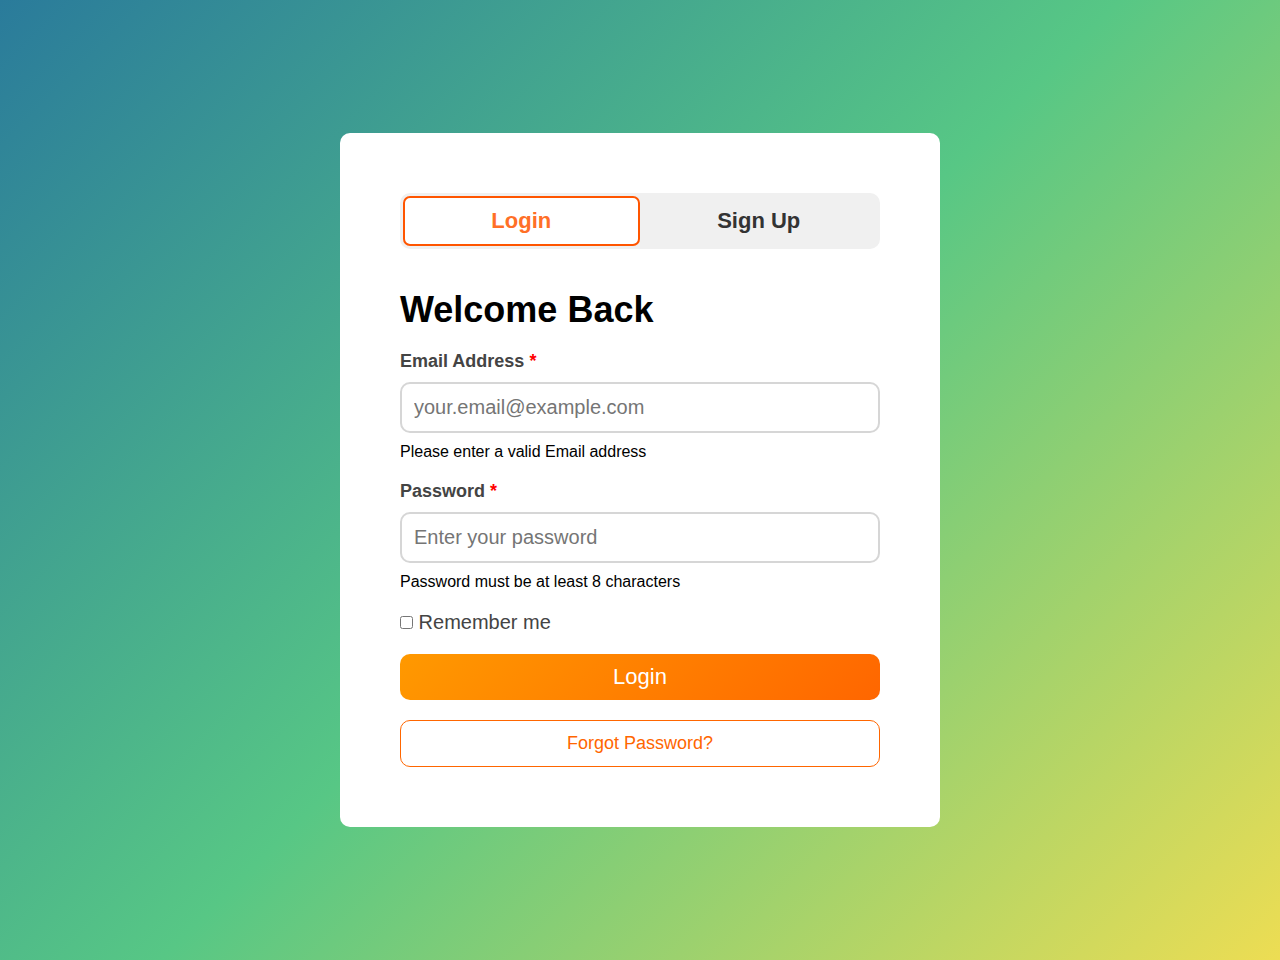
<file: LoginSignupForm/index.html>
<!DOCTYPE html>
<html lang="en">
  <head>
    <meta charset="UTF-8" />
    <meta name="viewport" content="width=device-width, initial-scale=1.0" />
    <link rel="stylesheet" href="style.css" />
    <title>Login and Sign-Up</title>
  </head>
  <body>
    <main>
      <section class="auth-container">
        <div class="auth-select">
          <div id="displayLogin" class="auth-option">Login</div>
          <div id="displaySignup" class="auth-option">Sign Up</div>
        </div>
        <!-- Login Section -->
        <section id="loginSection" class="container">
          <div class="content">
            <h2>Welcome Back</h2>
            <form class="form-content">
              <div class="input-sections">
                <label>Email Address&nbsp;</label>
                <input
                  type="email"
                  placeholder="your.email@example.com"
                  required
                />
                <div class="error">Please enter a valid Email address</div>
              </div>

              <div class="input-sections">
                <label>Password&nbsp;</label>
                <input
                  type="password"
                  placeholder="Enter your password"
                  minlength="8"
                  required
                />
                <div class="error">Password must be at least 8 characters</div>
              </div>

              <div class="input-checkbox">
                <input type="checkbox" />
                <label>Remember me</label>
              </div>

              <button class="submit-button">Login</button>

              <a href="#" class="forgot-pass">Forgot Password?</a>
            </form>
          </div>
        </section>
        <!-- SignUp section -->
        <section id="signupSection" class="container">
          <div class="content">
            <h2>Create Account</h2>
            <form class="form-content">
              <div class="input-sections">
                <label>Full Name&nbsp;</label>
                <input type="text" placeholder="John Doe" required />
                <div class="error">Username is required</div>
              </div>

              <div class="input-sections">
                <label>Email Address&nbsp;</label>
                <input
                  type="email"
                  placeholder="your.email@example.com"
                  required
                />
                <div class="error">Please enter a valid Email address</div>
              </div>

              <div class="input-sections">
                <label>Password&nbsp;</label>
                <input
                  type="password"
                  placeholder="Create a strong password"
                  required
                  minlength="8"
                />
                <div class="error">
                  Password must meet the requirements below
                </div>
              </div>

              <div class="password-rules">
                <h3>Password must contain</h3>
                <ul class="rule-list">
                  <li>At least 8 characters</li>
                  <li>One uppercase letter</li>
                  <li>One lowercase letter</li>
                  <li>One number</li>
                </ul>
              </div>
              <div class="input-checkbox">
                <input type="checkbox" />
                <label>I agree to the <a href="#">Terms & Conditions</a></label>
              </div>
              <button class="submit-button">Create Account</button>
            </form>
          </div>
        </section>
      </section>
    </main>
    <script src="script.js"></script>
  </body>
</html>
</file>
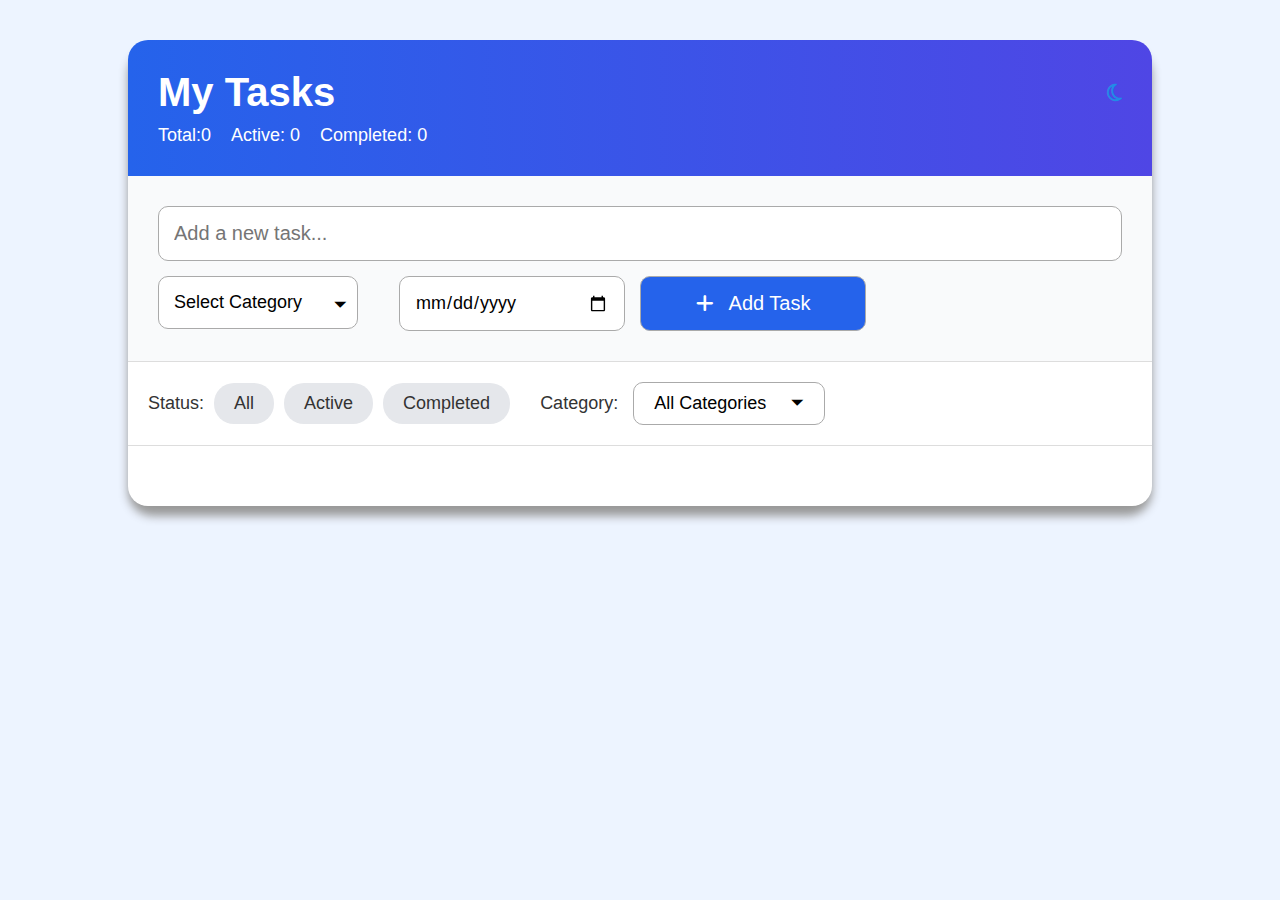
<file: TodoList/index.html>
<!DOCTYPE html>
<html lang="en">
  <head>
    <meta charset="UTF-8" />
    <meta name="viewport" content="width=device-width, initial-scale=1.0" />
    <title>ToDo List</title>
    <link rel="stylesheet" href="style.css" />
    <link
      rel="stylesheet"
      href="https://cdnjs.cloudflare.com/ajax/libs/font-awesome/6.5.0/css/all.min.css"
    />
  </head>
  <body>
    <main>
      <!-- Title and Dark mode -->
      <header>
        <div class="main-header">
          <div class="header-title">
            <h2>My Tasks</h2>
            <i
              id="themeIcon"
              onclick="toggleTheme()"
              class="fa-regular fa-moon"
            ></i>
          </div>
          <div class="task-stats">
            <div>Total:<span id="totalCount">0</span></div>
            <div>Active: <span id="activeCount">0</span></div>
            <div>Completed: <span id="completedCount">0</span></div>
          </div>
        </div>
      </header>

      <!-- Add Task Section -->
      <section>
        <div class="add-task">
          <input
            id="tastInput"
            class="task-input"
            type="text"
            placeholder="Add a new task..."
          />
          <div class="add-category">
            <button id="categoryDropButton" class="category-drop-button">
              Select Category
            </button>
            <div id="addDropContent" class="add-drop-content">
              <a href="#" data-value="">Select Category</a>
              <a href="#" data-value="work">Work</a>
              <a href="#" data-value="personal">Personal</a>
              <a href="#" data-value="shopping">Shopping</a>
              <a href="#" data-value="health">Health</a>
              <a href="#" data-value="others">Others</a>
            </div>
          </div>
          <input id="datePicker" type="date" class="date-picker" />
          <button id="addButton" class="add-button">Add Task</button>
        </div>
      </section>

      <!-- Filters -->
      <section>
        <div class="filter-section">
          <div class="status-filter">
            <div>Status:</div>
            <span id="allFilter">All</span>
            <span id="activeFilter">Active</span>
            <span id="completedFilter">Completed</span>
          </div>
          <div class="category-filter">
            <span>Category: &nbsp;&nbsp;</span>
            <div class="category-filter-dropdown">
              <button id="categoryFilterButton" class="category-filter-button">
                All Categories
              </button>
              <div id="categoryFilterContent" class="category-filter-content">
                <a href="#" data-value="">All Categories</a>
                <a href="#" data-value="work">Work</a>
                <a href="#" data-value="personal">Personal</a>
                <a href="#" data-value="shopping">Shopping</a>
                <a href="#" data-value="health">Health</a>
                <a href="#" data-value="others">Others</a>
              </div>
            </div>
          </div>
        </div>
      </section>

      <!-- Task Items -->
      <section>
        <div class="task-section">
          <ul id="taskList" class="task-list"></ul>
        </div>
      </section>
    </main>

    <!-- JS -->
    <script src="script.js"></script>
  </body>
</html>
</file>
<file: LoginSignupForm/style.css>
* {
  padding: 0;
  margin: 0;
  box-sizing: border-box;
  font-family: -apple-system, BlinkMacSystemFont, "Segoe UI", Roboto, Oxygen,
    Ubuntu, sans-serif;
}

body {
  background: linear-gradient(
    135deg,
    rgba(42, 123, 155, 1) 0%,
    rgba(87, 199, 133, 1) 50%,
    rgba(237, 221, 83, 1) 100%
  );
  min-height: 100vh;
  margin: 30px auto;

  display: flex;
  align-items: center;
  justify-content: center;
}

/* Container Styles */

.auth-container {
  width: 100%;
  background-color: #fff;
  border-radius: 10px;
  padding: 60px;
  min-width: 600px;
}

.auth-select {
  width: 100%;
  background-color: #f0f0f0;
  padding: 5px;
  border: none;
  border-radius: 10px;

  display: flex;
  align-items: center;
  justify-content: space-between;
  gap: 5px;
}

.auth-option {
  flex: 1;
  font-size: 22px;
  font-weight: 700;
  padding: 10px;
  color: #333;
  border-radius: 5px;
  text-align: center;
}

.auth-option:hover {
  cursor: pointer;
}

.auth-option.active {
  background-color: #fff;
  border: none;

  outline: 2px solid #ff5500;
  color: #ff6f27;
}

/* Login Sign Up container common styles */

.container {
  width: 100%;
}

.container.hidden {
  display: none;
}

.content {
  width: 100%;
}

.content h2 {
  font-size: 36px;
  margin: 40px 0 20px 0;
}

.form-content {
  display: flex;
  flex-direction: column;
  gap: 20px;
}

.form-content .input-sections {
  display: flex;
  flex-direction: column;
  gap: 10px;
}

.form-content .input-sections label {
  font-size: 18px;
  font-weight: 600;
  color: #444;
}

.form-content .input-sections label::after {
  content: "*";
  color: red;
}

.form-content .input-sections input {
  padding: 12px;
  font-size: 20px;
  border: 2px solid #d6d6d6;
  border-radius: 10px;
}

.form-content .input-sections input:focus {
  border: 2px solid #ff8f57;
  outline: none;
  box-shadow: 0 0 5px 2px #fac65e;
}

.form-content .input-checkbox {
  font-size: 20px;
  color: #444;
}

.form-content .input-checkbox input:hover {
  cursor: pointer;
}

.form-content .submit-button {
  width: 100%;
  padding: 10px;
  font-size: 22px;
  font-weight: 500;
  border-radius: 10px;
  color: #fff;
  background: linear-gradient(135deg, #ff9900 0%, #ff6600 100%);
  border: none;
}

.form-content .submit-button:hover {
  cursor: pointer;
}

.form-content .forgot-pass {
  font-size: 18px;
  font-weight: 500;
  color: #ff6600;
  text-align: center;
  border: 1px solid #ff6600;
  border-radius: 10px;
  padding: 12px;
  text-decoration: none;
}

.form-content .forgot-pass:hover {
  cursor: pointer;
}

.form-content .password-rules {
  background-color: #f8f9fa;
  padding: 15px;
  border-radius: 10px;
}

.form-content .password-rules h3 {
  color: #444;
  font-weight: 600;
}

.form-content .password-rules .rule-list {
  list-style-position: inside;
}

.form-content .password-rules .rule-list li {
  padding: 5px 0;
  color: #666;
}
</file>
<file: TodoList/style.css>
* {
  padding: 0;
  margin: 0;
  box-sizing: border-box;
  font-family: Arial, Helvetica, sans-serif;
}

/* Theme */

:root {
  --bg-color: #edf4ff;
  --bg-secondary: #fff;
  --bg-color-input: #fff;
  --bg-color-checked: #c9c9c9;
  --bg-secondary-button-hover: #e7f5ff;
  --bg-color-overlay: #000000bf;
  --border-color: #9999995d;
  --text-color: #333;
  --text-color-secondary: #333;
}

.dark-mode {
  --bg-color: #1a1b1e;
  --bg-secondary: #25262b;
  --bg-color-input: #2c2e33;
  --bg-color-checked: #c9c9c9;
  --bg-secondary-button-hover: #1a3958;
  --bg-color-overlay: #000000bf;
  --border-color: #25262b;
  --text-color: #c1c2c5;
  --text-color-secondary: #c7c5c5;
}

/*  Base background */

body {
  width: 100%;
  background-color: var(--bg-color);
  display: flex;
  justify-content: center;
  color: var(--text-color);
}

main {
  width: 80%;
  border-radius: 25px;
  box-shadow: 0 10px 10px 0 #999;
  margin: 40px auto;
}

/* Header section with dark mode button */

.main-header {
  background: linear-gradient(to right, #2563eb, #4f46e5);
  border-radius: 20px 20px 0 0;
  color: var(--bg-secondary);
  padding: 30px;

  display: flex;
  flex-direction: column;
  gap: 10px;
}

.header-title {
  display: flex;
  justify-content: space-between;
  align-items: center;
}

.header-title h2 {
  font-size: 40px;
  font-weight: 600;
}

.task-stats {
  display: flex;
  align-items: center;
  justify-content: flex-start;
  gap: 20px;
  font-size: 18px;
}

/* Add task section */

.add-task {
  background-color: #f9fafb;
  display: grid;
  grid-template-columns: repeat(auto-fit, minmax(200px, 1fr));
  padding: 30px;
  gap: 15px;
}

.task-input {
  padding: 15px;
  border-radius: 10px;
  border: 1px solid #aaa;
  font-size: 20px;
  grid-column: span 5;
}

.add-category {
  position: relative;
}

.category-drop-button {
  padding: 15px;
  border-radius: 10px;
  border: 1px solid #aaa;
  background-color: var(--bg-secondary);
  font-size: 18px;
  cursor: pointer;
  min-width: 200px;
  text-align: left;
  position: relative;
}

.category-drop-button::after {
  content: "\00a0\00a0\00a0\00a0\00a0\00a0 \1F783";
  position: absolute;
  right: 10px;
  bottom: 15px;
}

.add-drop-content {
  display: none;
  position: absolute;
  background-color: var(--bg-secondary);
  border: 1px solid #666;
  min-width: 200px;
  z-index: 1;
}

.add-drop-content a {
  display: block;
  padding: 8px 24px;
  text-decoration: none;
  font-size: 20px;
  color: var(--text-color);
}

.add-drop-content a:hover {
  background-color: #2563eb;
  color: var(--bg-color-input);
}

.date-picker {
  padding: 15px;
  font-size: 18px;
  border-radius: 10px;
  border: 1px solid #aaa;
}

.add-button {
  padding: 15px;
  font-size: 20px;
  font-weight: 500;
  border-radius: 10px;
  border: 1px solid #aaa;
  background-color: #2563eb;
  color: var(--bg-color-input);
}

.add-button::before {
  font-family: "Font Awesome 6 Free";
  font-weight: 900;
  content: "\f067\00a0\00a0\00a0";
}

.add-button:hover {
  cursor: pointer;
}

/* Filters Section */
.filter-section {
  padding: 20px;
  background-color: var(--bg-secondary);
  border-bottom: 1px solid #ddd;
  border-top: 1px solid #ddd;
  font-size: 18px;
  font-weight: 500;
  color: #333;

  display: flex;
  align-items: center;
  justify-content: flex-start;
  flex-wrap: wrap;
  gap: 30px;
}

.status-filter {
  display: flex;
  align-items: center;
  justify-content: flex-start;
  flex-wrap: wrap;
  gap: 10px;
}

.status-filter span {
  padding: 10px 20px;
  background-color: #e5e7eb;
  border-radius: 20px;
}

.status-filter span.active {
  background-color: #2563eb;
  color: #fff;
}

.status-filter span:hover {
  cursor: pointer;
}

.category-filter {
  display: flex;
  align-items: center;
  justify-content: flex-start;
  flex-wrap: wrap;
}

.category-filter-dropdown {
  position: relative;
}

.category-filter-button {
  padding: 10px 20px;
  border-radius: 10px;
  border: 1px solid #aaa;
  font-size: 18px;
  background-color: var(--bg-secondary);
}

.category-filter-button:hover {
  cursor: pointer;
}

.category-filter-button::after {
  content: "\00a0\00a0\00a0\00a0 \1F783";
  position: relative;
  bottom: 3px;
}

.category-filter-content {
  display: none;
  position: absolute;
  background-color: var(--bg-secondary);
  border: 1px solid #666;
  min-width: 185px;
}

.category-filter-content a {
  display: block;
  padding: 6px 18px;
  text-decoration: none;
  color: var(--text-color);
  font-size: 18px;
}

.category-filter-content a:hover {
  background-color: #228be6;
  color: var(--bg-color-input);
}

/* Task list */

.task-section {
  padding: 30px;
  background-color: var(--bg-secondary);
  border-radius: 0 0 20px 20px;
}

.task-list {
  display: flex;
  flex-direction: column;
  list-style-type: none;
  gap: 15px;
}

.task-list .list-item {
  padding: 20px;
  border-radius: 10px;
  border: 1px solid #aaa;
  font-size: 18px;
}

.task-list .list-item.completed {
  background-color: #f9fafb;
}

.done {
  text-decoration: line-through;
  opacity: 0.6;
}

.item-parts {
  display: flex;
  align-items: center;
  justify-content: space-between;
}

.part-one {
  display: flex;
  align-items: center;
  justify-content: flex-start;
  gap: 15px;
}

.part-one input {
  /* Hide the default checkbox */
  appearance: none;
  -webkit-appearance: none; /* For Safari */
  -moz-appearance: none; /* For Firefox */

  /* Define the base circular shape */
  width: 30px; /* Adjust size as needed */
  height: 30px; /* Must be equal to width for a perfect circle */
  border: 2px solid #ccc; /* Border color */
  border-radius: 50%; /* Makes it circular */
  background-color: #fff; /* Default background color */
  cursor: pointer;
  display: inline-block; /* Allows width/height to be set */
  vertical-align: middle; /* Align with label text */
  position: relative; /* For positioning the checkmark */
}

.part-one input:checked {
  background-color: #22c55e;
  border-color: #22c55e;
}

.part-one input:checked::after {
  content: "\2713";
  color: #fff;
  font-size: 20px;
  position: absolute;
  top: 50%;
  left: 50%;
  transform: translate(-50%, -55%);
}

.task-list .list-item ul {
  display: flex;
  margin-left: 45px;
  gap: 10px;
}

.task-list .list-item ul li {
  list-style-type: none;
  padding: 5px 10px;
  background-color: #f3f4f6;
  color: #333;
  border-radius: 20px;
}

.task-list .list-item ul .date-passed {
  list-style-type: none;
  padding: 5px 10px;
  background-color: #fee2e2;
  color: #cf352e;
  border-radius: 20px;
}

.task-list .list-item ul .shopping-color {
  background-color: #dcfce7;
  color: #319679;
}

.task-list .list-item ul .personal-color {
  background-color: #f3e8ff;
  color: #9c2bd1;
}

.task-list .list-item ul .work-color {
  background-color: #dbeafe;
  color: #3d5bdb;
}

/* Icon Colors and Size */

.fa-trash-can {
  color: rgb(255, 16, 16);
}

.fa-trash-can:hover {
  cursor: pointer;
}

.fa-regular {
  font-size: 1.25rem;
}

.fa-moon,
.fa-sun {
  color: #228be6;
}

.fa-moon:hover,
.fa-sun:hover {
  cursor: pointer;
}
</file>
